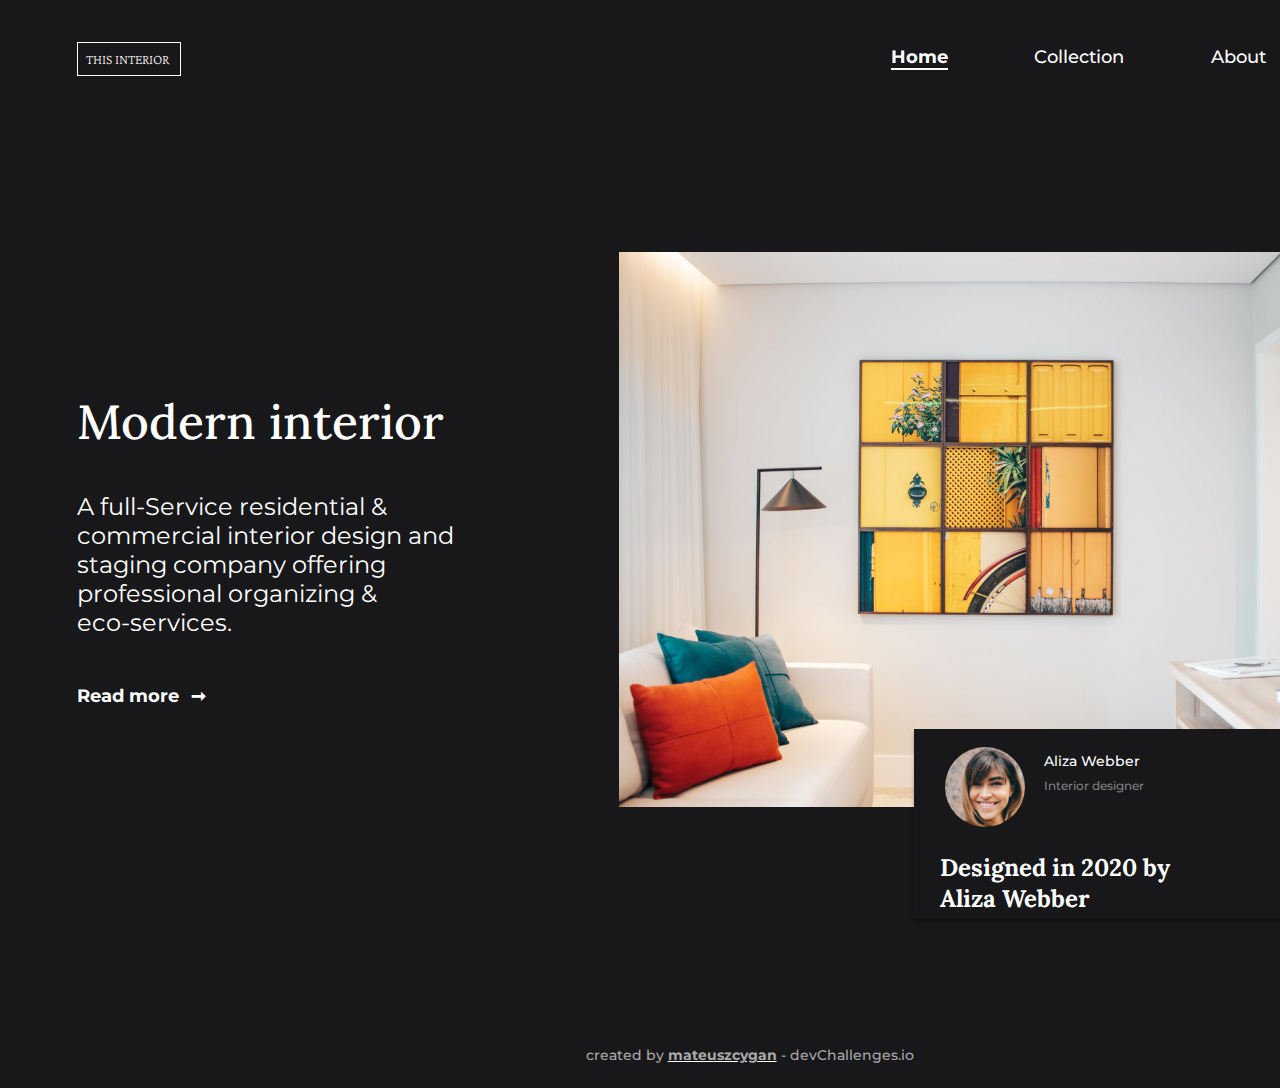
<file: index.html>
<!-- https://www.figma.com/file/3cf83hHRBAGjG5EKPcG2bV/interior-consultant-challenge?type=design&node-id=0-1&mode=design&t=fhUkuznFLYoJamlC-0 -->
<!DOCTYPE html>
<html lang="en">
  <head>
    <meta charset="UTF-8" />
    <meta name="viewport" content="width=device-width, initial-scale=1.0" />
    <title>Interior consultant</title>
    <!-- link to icon font -->
    <link
      rel="stylesheet"
      href="https://cdnjs.cloudflare.com/ajax/libs/font-awesome/4.7.0/css/font-awesome.min.css"
    />
    <link rel="stylesheet" href="01internal_designer.css" />
    <link rel="stylesheet" href="02style.css" />
    <link rel="preconnect" href="https://fonts.googleapis.com" />
    <link rel="preconnect" href="https://fonts.gstatic.com" crossorigin />
    <script type="text/javascript" src="hamburger_icon.js"></script>
    <link
      href="https://fonts.googleapis.com/css2?family=Crimson+Pro:wght@200&family=Lora:wght@700&family=Montserrat:wght@400;500;700&display=swap"
      rel="stylesheet"
    />
    <link rel="stylesheet" media="(min-width: 500px)" href="03index.css" />
    <link
      rel="stylesheet"
      media="(max-width: 500px)"
      href="04index_mobile.css"
    />
  </head>
  <body>
    <div class="grid-area">
      <div class="main-content">
        <p id="logo">This interior</p>
        <div class="topnav">
          <nav id="navX">
            <ul role="list" id="myLinks">
              <li>
                <a aria-current="page" id="home" href="index.html">Home</a>
              </li>
              <li>
                <a href="#">Collection</a>
              </li>
              <li>
                <a href="#">About</a>
              </li>
              <li>
                <a href="#">Contact</a>
              </li>
            </ul>
          </nav>

          <!-- "Hamburger menu" / "Bar icon" to toggle the navigation links -->
          <a class="icon" onclick="displayNavigationPage()">
            <i class="fa fa-bars"></i>
          </a>

          <nav id="vertical-nav" style="display: none">
            <div class="icon-container">
              <a class="x-icon" onclick="displayMobilePage()">
                <i class="fa fa-times" aria-hidden="true"></i>
              </a>
            </div>
            <ul role="list" id="vertical-list">
              <li>
                <a aria-current="page" id="home" href="index.html">Home</a>
              </li>
              <li>
                <a href="#">Collection</a>
              </li>
              <li>
                <a href="#">About</a>
              </li>
              <li>
                <a href="#">Contact</a>
              </li>
            </ul>
          </nav>
        </div>

        <div class="description">
          <p id="title">Modern interior</p>
          <p id="title-description">
            A full-Service residential & <br />
            commercial interior design and <br />
            staging company offering <br />
            professional organizing & <br />
            eco-services.
          </p>
          <button id="readmore">Read more</button>
        </div>

        <div class="overlap">
          <img
            src="photo1.png"
            class="interior"
            alt="interior"
            width="737px"
            height="555px"
          />
          <div id="designer">
            <figure>
              <img id="Webber" src="photo2.png" />
              <figcaption id="name_profession">
                <h3>Aliza Webber</h3>
                <p id="profession">Interior designer</p>
              </figcaption>
            </figure>
            <p class="text">
              Designed in 2020 by <br />
              Aliza Webber
            </p>
          </div>
        </div>
      </div>
      <footer>
        created by <username>mateuszcygan</username> - devChallenges.io
      </footer>
    </div>
  </body>
</html>
</file>
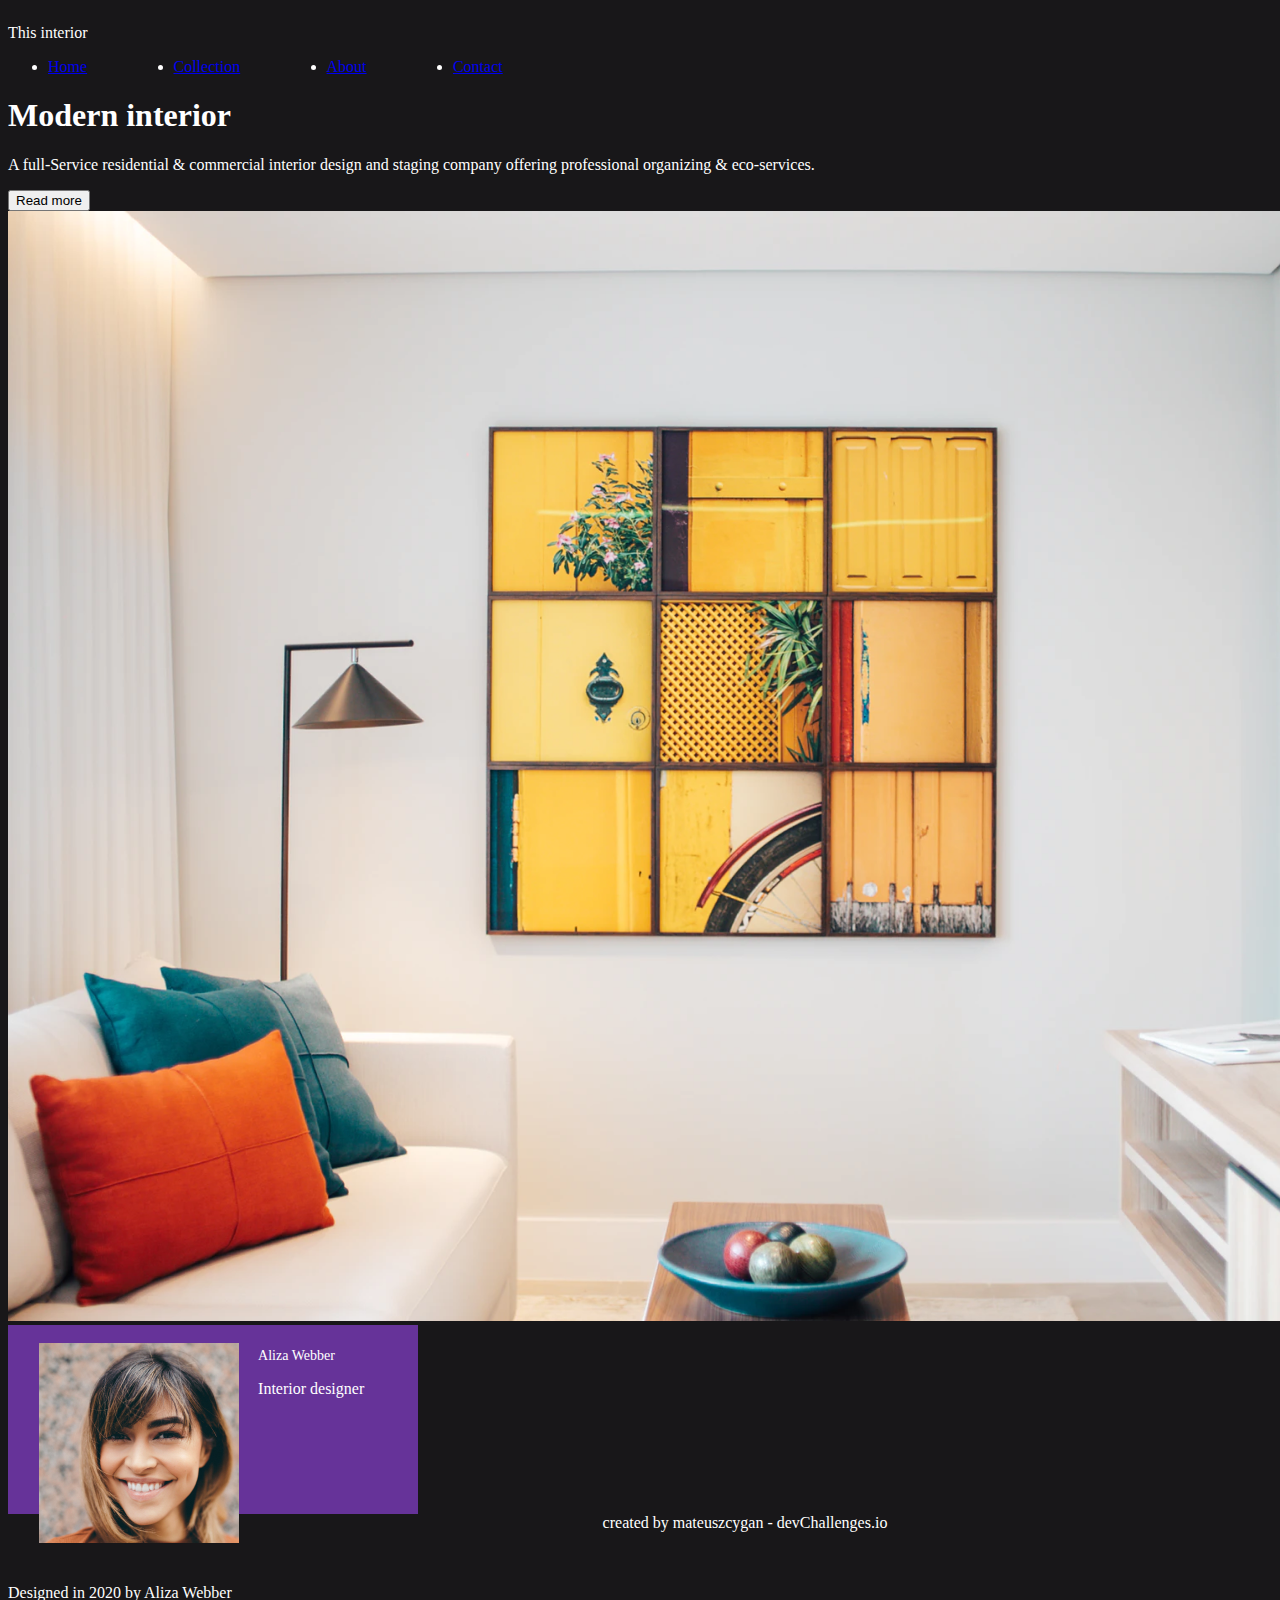
<file: interior_consultant_main.html>
<!DOCTYPE html>
<html lang="en">
  <head>
    <meta charset="UTF-8" />
    <meta name="viewport" content="width=device-width, initial-scale=1.0" />
    <title>Interior consultant</title>
    <link rel="stylesheet" href="interior_consultant_main.css" />
  </head>
  <body>
    <div class="grid-area">
      <div class="main-content">
        <p>This interior</p>
        <ul role="list">
          <li>
            <a href="#">Home</a>
          </li>
          <li>
            <a href="#">Collection</a>
          </li>
          <li>
            <a href="#">About</a>
          </li>
          <li>
            <a href="#">Contact</a>
          </li>
        </ul>
        <h1>Modern interior</h1>
        <p>
          A full-Service residential & commercial interior design and staging
          company offering professional organizing & eco-services.
        </p>
        <button>Read more</button>
        <img src="photo1.png" />
        <div id="designer">
          <figure>
            <img src="photo2.png" />
            <figcaption>
              <h3>Aliza Webber</h3>
              <p>Interior designer</p>
            </figcaption>
          </figure>
          <p>Designed in 2020 by Aliza Webber</p>
        </div>
      </div>
      <div class="footer">
        <footer>
          created by <username>mateuszcygan</username> - devChallenges.io
        </footer>
      </div>
    </div>
  </body>
</html>
</file>
<file: 01internal_designer.css>
/* overlapping grid layout for interior and designer photo */
.overlap {
  height: 666px;
  width: 737px;
  display: grid;
  grid-template-columns: 295px 410px 32px;
  grid-template-rows: 477px 78px 111px;
}

/* div with designer photo - grid container */
#designer {
  width: 25.625rem;
  height: 11.8125rem;
  display: grid;
  grid-template:
    "figure" min-content
    "text" min-content / 1fr;
  grid-area: 2 / 2 / -1 / 3;
}

/* img and figurecaption within figure as row-flexbox */
figure {
  display: flex;
  flex-direction: row;
  grid-area: figure;
  margin: 0 0 0 0;
}

#Webber {
  grid-area: 1 / 1 / 3 / -1;
  width: 5rem;
  height: 5rem;
  border-radius: 50%;
}
</file>
<file: 02style.css>
/* html,
body {
  width: 100%;
  height: 100%;
} */

body {
  background: #181719;
  color: #ffffff;
}

* {
  margin: 0;
  padding: 0;
}

#x {
  display: none;
}

#vertical-nav::after {
  display: none; /* x is not being displayed */
  position: relative;
  justify-content: end;
  align-content: end;
  margin-right: 1.25rem;
  content: "\d7";
  color: white;
  font-size: 4rem;
  font-weight: bold;
  margin-top: 0.875rem;
}

/* grid for footer at the bottom */
.grid-area {
  display: grid;
  grid-template-rows: 1fr auto;
  min-height: 100vh;
}

footer {
  justify-self: center;
  color: #a9a9a9;
  font-family: Montserrat;
  font-size: 0.875rem;
  font-style: normal;
  font-weight: 500;
  line-height: normal;
  margin-bottom: 1.5rem;
}

username {
  font-weight: bold;
  text-decoration-line: underline;
  text-decoration-color: white;
}

li a {
  color: white;
  transition: all 0.4s;
}

/* effect after hovering over elements from navigation bar */
li a:hover {
  color: rgb(181, 181, 181);
}

/* elements form description as a flexbox */
.description {
  display: flex;
  flex-direction: column;
}

/* styles for individual elements */
#logo {
  font-family: "Crimson Pro", serif;
  font-size: 0.875rem;
  font-style: normal;
  font-weight: 200;
  line-height: normal;
  text-transform: uppercase;
  border: solid 1px white;
  padding: 0.5rem;
  width: 5.375rem;
  height: 1rem;
}

#title {
  font-family: Lora;
  font-size: 3rem;
  font-style: normal;
  font-weight: 500;
  line-height: normal;
}

#title-description {
  font-family: Montserrat;
  font-size: 1.5rem;
  font-style: normal;
  font-weight: 400;
  line-height: normal;
}

button {
  font-family: Montserrat;
  font-size: 1.125rem;
  font-style: normal;
  font-weight: 700;
  line-height: normal;
  color: white;
  background-color: #181719;
  border: none;
  width: fit-content;
}

#readmore::after {
  position: relative;
  content: "\279E";
  color: white;
  font-weight: bold;
  margin-left: 0.75rem;
}

/* navigation bar (Home Collection About Contact) */
a {
  text-decoration: none;
  font-family: Montserrat;
  font-size: 1.125rem;
  font-style: normal;
  font-weight: 500;
  line-height: normal;
  color: white;
}

#home {
  font-weight: 700;
  border-bottom: solid 0.125rem white;
  transition: all 0.4s;
}

/* color of bottom border changed after hovering over "Home" */
#home:hover {
  border-color: rgb(181, 181, 181);
}

li {
  list-style-type: none;
}

/* overlapping designer div and interior photo */

#designer {
  background: #181719;
  box-shadow: 0px 4px 4px 0px rgba(0, 0, 0, 0.25);
}

figcaption h3 {
  font-family: Montserrat;
  font-size: 0.875rem;
  font-style: normal;
  font-weight: 500;
  line-height: normal;
}

#profession {
  margin: 0;
  padding: 0;
  color: var(--Gray-3, #828282);
  font-family: Montserrat;
  font-size: 0.75rem;
  font-style: normal;
  font-weight: 500;
  line-height: normal;
}

.text {
  font-family: Lora;
  font-size: 1.5rem;
  font-style: normal;
  font-weight: 700;
  line-height: normal;
}
</file>
<file: 03index.css>
/* local navigation as a row flexbox */
ul {
  display: flex;
  flex-direction: row;
  gap: 5.4rem;
}

#title {
  margin-top: 19.69rem;
  margin-left: 4.81rem;
  margin-bottom: 2.5rem;
}

#title-description {
  margin-left: 4.81rem;
  margin-bottom: 3rem;
}

button {
  margin-left: 4.81rem;
}

#Webber {
  margin: 1.13rem 1.19rem 1.56rem 1.94rem;
}

figcaption h3 {
  margin-top: 1.44rem;
  margin-bottom: 0.5rem;
}

.text {
  grid-area: text;
  margin: 0 6.06rem 2.13rem 1.63rem;
}

/* grid layout for main content */
#logo {
  grid-area: logo;
  margin-left: 4.8rem;
  margin-top: 2.63rem;
  justify-self: start;
}

.topnav {
  grid-area: navigation;
  justify-self: end;
  margin-top: 2.87rem;
  margin-right: 4.75rem;
}

.icon {
  display: none;
  all: initial;
}

.description {
  grid-area: description;
}

.overlap {
  grid-area: photo;
  justify-self: start;
  margin-top: 11rem;
  margin-bottom: 8rem;
}

.main-content {
  display: grid;
  grid-template:
    "... logo ... navigation ..." min-content
    "... description ... photo ..." min-content / 1fr 30rem 8.7rem 55rem 1fr;
}

/* hamburger icon not visible on main page */
.icon {
  display: none;
}
</file>
<file: 04index_mobile.css>
/* the horizontal navigation is not displayed */
.topnav #myLinks {
  display: none;
}

.topnav {
  display: flex;
  flex-direction: column;
}

/* .topnav a.icon {
  display: block;
} */

/* invisible vertical navigation */
#vertical-list {
  display: flex;
  flex-direction: column;
  gap: 2rem;
  min-height: 100vh;
  min-width: 100vw;
  justify-content: center;
  align-items: center;
}

/* adjustement of elements' sizes */
#title {
  font-size: 36px;
}

#title-description {
  font-size: 14px;
}

#readmore {
  font-size: 14px;
}

.interior {
  width: 22rem;
  height: auto;
}

#designer {
  width: 18.75rem;
  height: 138px;
}

#Webber {
  width: 2.28rem;
  height: auto;
}

figcaption h3 {
  font-size: 12px;
}

#profession {
  font-size: 10px;
}

.text {
  font-size: 18px;
}

/* rectangular with designer */
figure #Webber {
  margin: 0.8rem 0rem 0rem 1.4rem;
}

#name_profession {
  margin: 1.05rem 5.25rem 0rem 0.87rem;
}

.text {
  margin-top: 1.15rem;
  margin-left: 1.2rem;
}

/* overlapping grid for interior photo and designer card */
.interior {
  grid-column: 1 / -1;
  grid-row: 1 / 2;
}

#designer {
  grid-column: 2 / -1;
  grid-row: 2 / -1;
}

.overlap {
  height: 22rem;
  width: 22rem;
  display: grid;
  grid-template-columns: 2.5rem 19.5rem;
  grid-template-rows: 13.35rem 8.65rem;
}

/* grid of the main mobile page */

#logo {
  grid-area: logo;
  justify-self: start;
  margin: 1.2rem 0rem 0rem 0.75rem;
}

navX {
  display: grid;
}

/* size of both icons - hamburger and x */
.fa {
  font-size: 2rem;
}

.icon {
  grid-area: hamburger;
  align-self: end;
  margin-top: 0.75rem;
  margin-right: 0.7rem;
}

.description {
  margin-top: 2.375rem;
  margin-left: 0.75rem;
  grid-area: description;
}

#title {
  margin-bottom: 1.55rem;
}

#title-description {
  margin-bottom: 1.55rem;
}

#readmore {
  margin-bottom: 2.3rem;
}

.overlap {
  grid-area: overlapping;
  justify-self: center;
}

.footer {
  grid-area: footer;
}

.main-content {
  width: 100vw;
  display: grid;
  grid-template:
    "logo hamburger" min-content
    "description description" min-content
    "overlapping overlapping" min-content
    "footer footer" / 1fr 1fr;
}

/* adjustment of X positioning (vertical navigation bar) */
.x-icon {
  position: absolute;
  top: 0;
  right: 0;
  margin-top: 0.875rem;
  margin-right: 0.9rem;
}
</file>
<file: interior_consultant_main.css>
body {
  background: #181719;
  color: #fff;
}

/* grid for footer at the bottom */
.grid-area {
  min-height: 100vh;
  display: grid;
  grid-template-rows: 1fr auto;
}

.footer {
  justify-self: center;
}

/* local navigation as a flexbox */
ul {
  display: flex;
  flex-direction: row;
  gap: 5.4rem;
}

/* selectors related to div with "designer" id */

/** img and figurecaption within figure as row-flexbox **/
figure {
  display: flex;
  flex-direction: row;
  grid-area: figure;
  margin: 0 0 0 0;
}

/** margins **/
figure img {
  margin: 1.13rem 1.19rem 1.56rem 1.94rem;
}

figcaption h3 {
  margin-top: 1.44rem;
  margin-bottom: 0.5rem;
  color: #fff;
  font-family: Montserrat;
  font-size: 0.875rem;
  font-style: normal;
  font-weight: 500;
  line-height: normal;
}

#profession {
  margin: 0;
  padding: 0;
  color: var(--Gray-3, #828282);
  font-family: Montserrat;
  font-size: 0.75rem;
  font-style: normal;
  font-weight: 500;
  line-height: normal;
}

.text {
  grid-area: text;
  margin: 0 6.06rem 2.13rem 1.63rem;
  color: #fff;
  font-family: Lora;
  font-size: 1.5rem;
  font-style: normal;
  font-weight: 700;
  line-height: normal;
}

#Webber {
  grid-area: photo;
  width: 5rem;
  height: 5rem;
  border-radius: 50%;
  color: #fff;
  font-family: Montserrat;
  font-size: 0.875rem;
  font-style: normal;
  font-weight: 500;
  line-height: normal;
}

/** div with designer photo - grid container **/
#designer {
  width: 25.625rem;
  height: 11.8125rem;
  background-color: rebeccapurple;
  display: grid;
  grid-template:
    "figure" min-content
    "text" min-content / 1fr;
}
</file>
